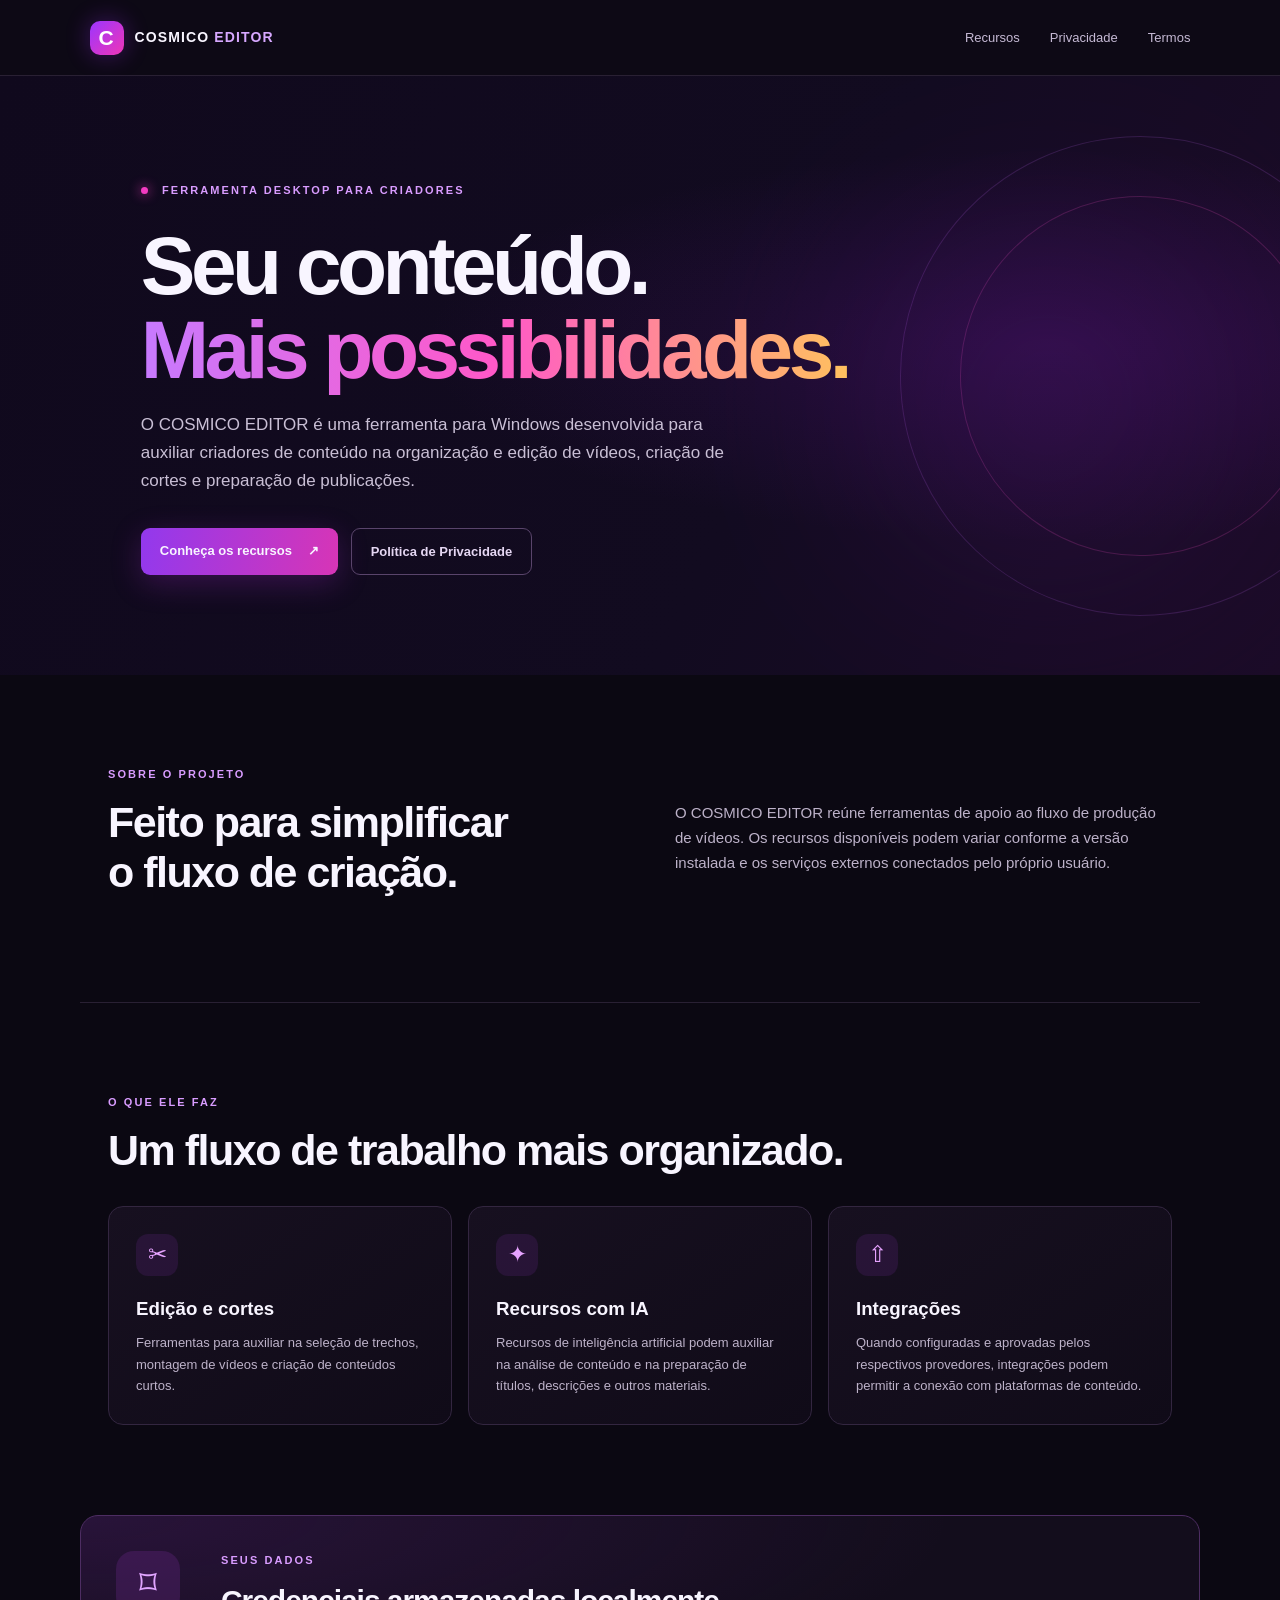
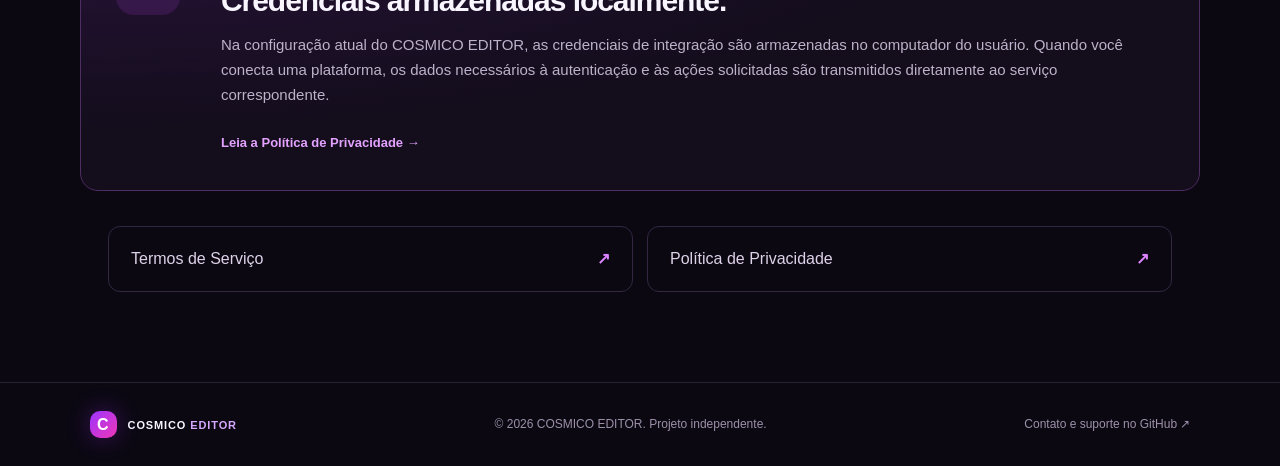
<file: index.html>
<!doctype html>
<html lang="pt-BR">
<head>
  <meta charset="utf-8">
  <meta name="viewport" content="width=device-width, initial-scale=1">
  <meta name="description" content="COSMICO EDITOR — ferramenta desktop para auxiliar na edição e organização de vídeos e conteúdos para criadores.">
  <meta name="theme-color" content="#10091d">
  <title>COSMICO EDITOR | Edição inteligente para criadores</title>
  <link rel="stylesheet" href="style.css">
</head>
<body>
  <header class="site-header">
    <a class="brand" href="index.html"><span class="brand-mark">C</span><span>COSMICO <b>EDITOR</b></span></a>
    <nav><a href="#recursos">Recursos</a><a href="#privacidade">Privacidade</a><a href="termos.html">Termos</a></nav>
  </header>

  <main>
    <section class="hero">
      <div class="eyebrow"><span class="pulse"></span> FERRAMENTA DESKTOP PARA CRIADORES</div>
      <h1>Seu conteúdo.<br><span>Mais possibilidades.</span></h1>
      <p class="hero-copy">O COSMICO EDITOR é uma ferramenta para Windows desenvolvida para auxiliar criadores de conteúdo na organização e edição de vídeos, criação de cortes e preparação de publicações.</p>
      <div class="hero-actions">
        <a class="button primary" href="#recursos">Conheça os recursos <span>↗</span></a>
        <a class="button secondary" href="privacidade.html">Política de Privacidade</a>
      </div>
      <div class="hero-orbit orbit-one"></div><div class="hero-orbit orbit-two"></div>
      <div class="hero-glow"></div>
    </section>

    <section class="intro">
      <div><div class="eyebrow">SOBRE O PROJETO</div><h2>Feito para simplificar<br>o fluxo de criação.</h2></div>
      <p>O COSMICO EDITOR reúne ferramentas de apoio ao fluxo de produção de vídeos. Os recursos disponíveis podem variar conforme a versão instalada e os serviços externos conectados pelo próprio usuário.</p>
    </section>

    <section id="recursos" class="features">
      <div class="section-heading"><div class="eyebrow">O QUE ELE FAZ</div><h2>Um fluxo de trabalho mais organizado.</h2></div>
      <div class="feature-grid">
        <article class="feature-card"><div class="feature-icon">✂</div><h3>Edição e cortes</h3><p>Ferramentas para auxiliar na seleção de trechos, montagem de vídeos e criação de conteúdos curtos.</p></article>
        <article class="feature-card"><div class="feature-icon">✦</div><h3>Recursos com IA</h3><p>Recursos de inteligência artificial podem auxiliar na análise de conteúdo e na preparação de títulos, descrições e outros materiais.</p></article>
        <article class="feature-card"><div class="feature-icon">⇧</div><h3>Integrações</h3><p>Quando configuradas e aprovadas pelos respectivos provedores, integrações podem permitir a conexão com plataformas de conteúdo.</p></article>
      </div>
    </section>

    <section id="privacidade" class="privacy-panel">
      <div class="privacy-symbol">⌑</div>
      <div><div class="eyebrow">SEUS DADOS</div><h2>Credenciais armazenadas localmente.</h2><p>Na configuração atual do COSMICO EDITOR, as credenciais de integração são armazenadas no computador do usuário. Quando você conecta uma plataforma, os dados necessários à autenticação e às ações solicitadas são transmitidos diretamente ao serviço correspondente.</p><a class="text-link" href="privacidade.html">Leia a Política de Privacidade →</a></div>
    </section>

    <section class="legal-links">
      <a href="termos.html"><span>Termos de Serviço</span><b>↗</b></a>
      <a href="privacidade.html"><span>Política de Privacidade</span><b>↗</b></a>
    </section>
  </main>

  <footer><a class="brand small" href="index.html"><span class="brand-mark">C</span><span>COSMICO <b>EDITOR</b></span></a><span>© 2026 COSMICO EDITOR. Projeto independente.</span><a href="https://github.com/italosou7" target="_blank" rel="noopener">Contato e suporte no GitHub ↗</a></footer>
</body>
</html>
</file>
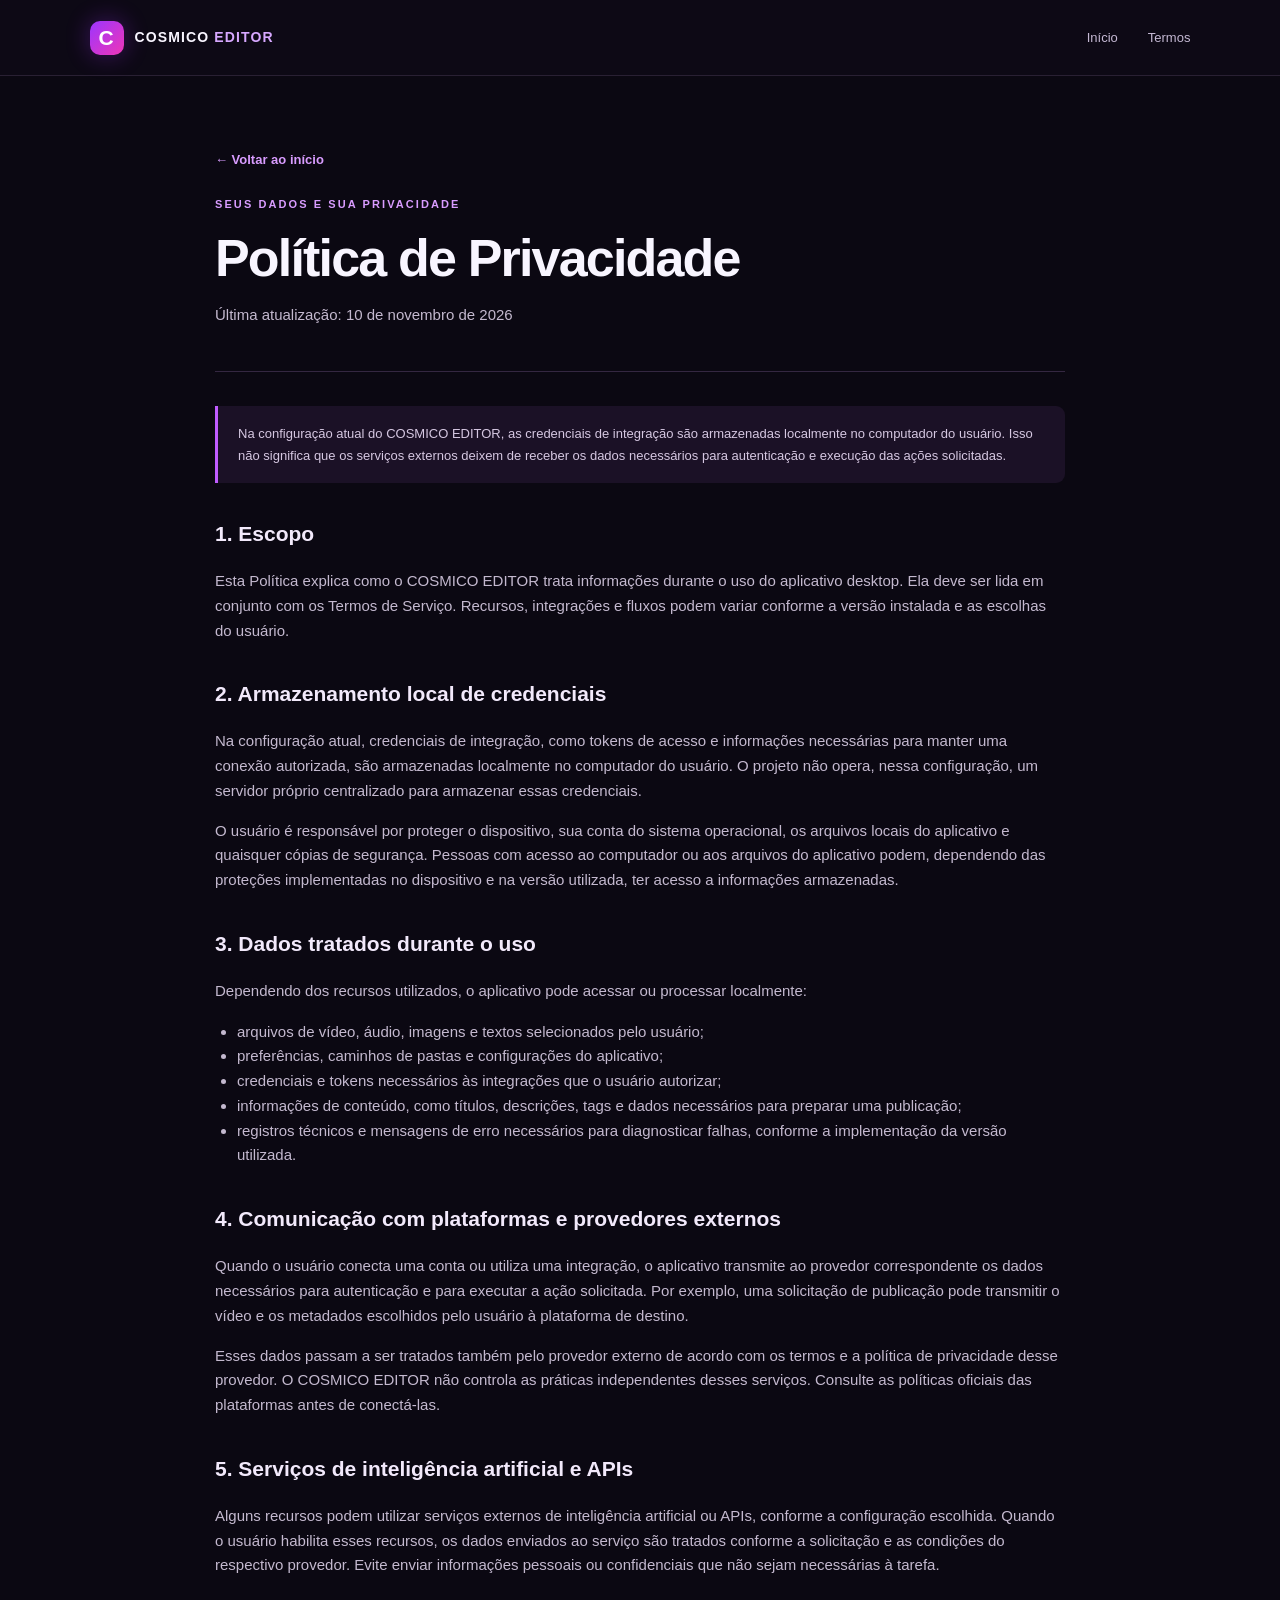
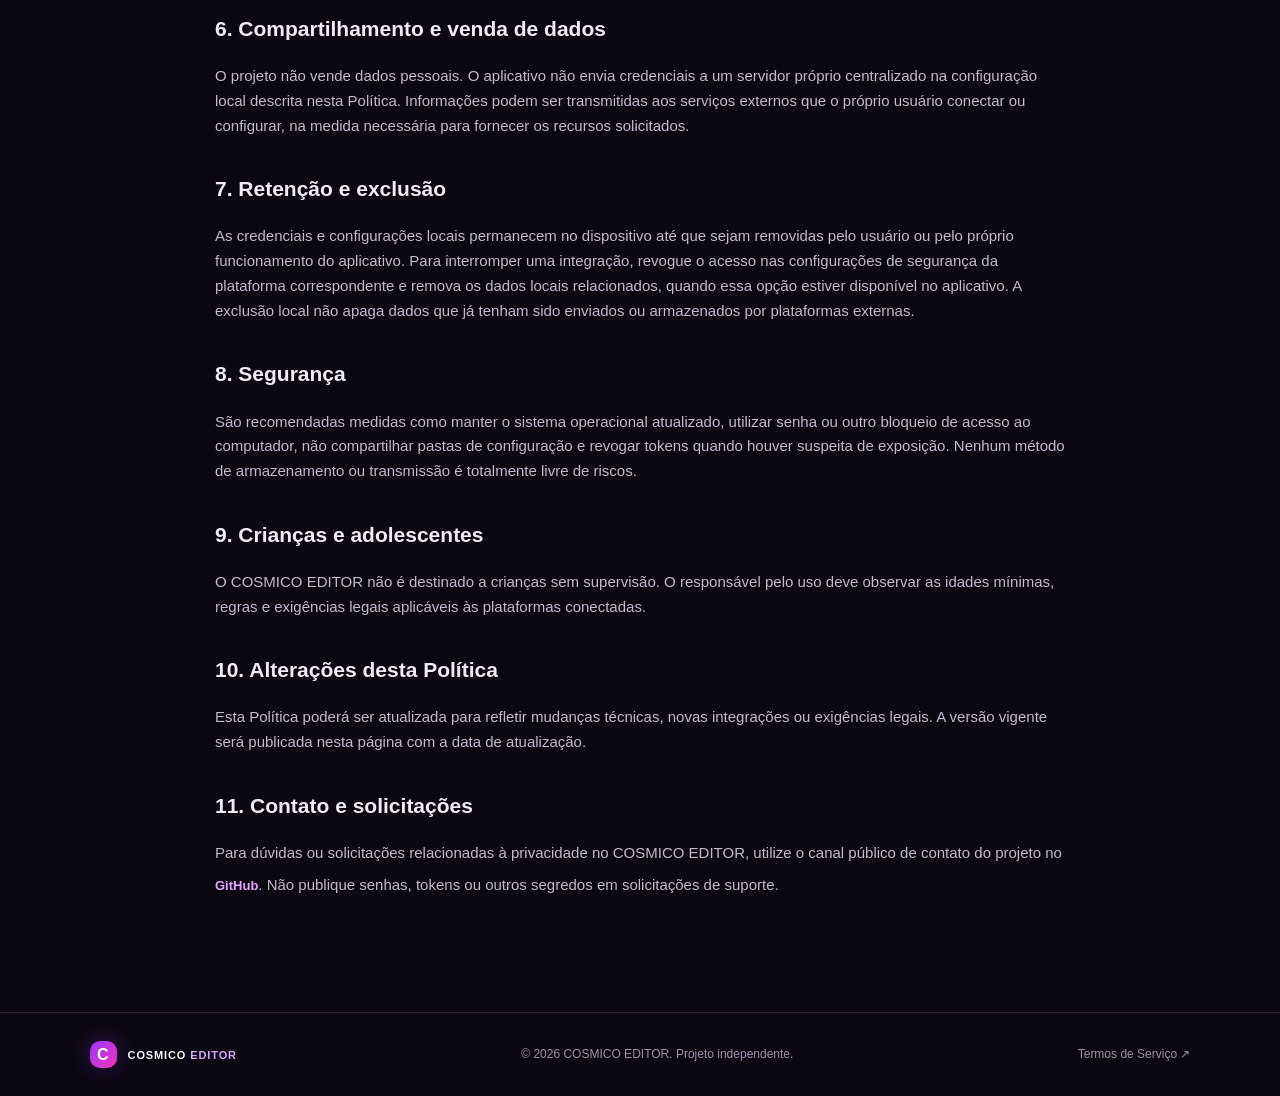
<file: privacidade.html>
<!doctype html>
<html lang="pt-BR">
<head><meta charset="utf-8"><meta name="viewport" content="width=device-width, initial-scale=1"><meta name="theme-color" content="#10091d"><title>Política de Privacidade | COSMICO EDITOR</title><link rel="stylesheet" href="style.css"></head>
<body>
<header class="site-header"><a class="brand" href="index.html"><span class="brand-mark">C</span><span>COSMICO <b>EDITOR</b></span></a><nav><a href="index.html">Início</a><a href="termos.html">Termos</a></nav></header>
<main class="page-wrap">
<a class="back" href="index.html">← Voltar ao início</a>
<section class="page-hero"><div class="eyebrow">SEUS DADOS E SUA PRIVACIDADE</div><h1>Política de Privacidade</h1><p>Última atualização: 10 de novembro de 2026</p></section>
<div class="notice">Na configuração atual do COSMICO EDITOR, as credenciais de integração são armazenadas localmente no computador do usuário. Isso não significa que os serviços externos deixem de receber os dados necessários para autenticação e execução das ações solicitadas.</div>
<article class="legal-content">
<h2>1. Escopo</h2>
<p>Esta Política explica como o COSMICO EDITOR trata informações durante o uso do aplicativo desktop. Ela deve ser lida em conjunto com os Termos de Serviço. Recursos, integrações e fluxos podem variar conforme a versão instalada e as escolhas do usuário.</p>
<h2>2. Armazenamento local de credenciais</h2>
<p>Na configuração atual, credenciais de integração, como tokens de acesso e informações necessárias para manter uma conexão autorizada, são armazenadas localmente no computador do usuário. O projeto não opera, nessa configuração, um servidor próprio centralizado para armazenar essas credenciais.</p>
<p>O usuário é responsável por proteger o dispositivo, sua conta do sistema operacional, os arquivos locais do aplicativo e quaisquer cópias de segurança. Pessoas com acesso ao computador ou aos arquivos do aplicativo podem, dependendo das proteções implementadas no dispositivo e na versão utilizada, ter acesso a informações armazenadas.</p>
<h2>3. Dados tratados durante o uso</h2>
<p>Dependendo dos recursos utilizados, o aplicativo pode acessar ou processar localmente:</p>
<ul><li>arquivos de vídeo, áudio, imagens e textos selecionados pelo usuário;</li><li>preferências, caminhos de pastas e configurações do aplicativo;</li><li>credenciais e tokens necessários às integrações que o usuário autorizar;</li><li>informações de conteúdo, como títulos, descrições, tags e dados necessários para preparar uma publicação;</li><li>registros técnicos e mensagens de erro necessários para diagnosticar falhas, conforme a implementação da versão utilizada.</li></ul>
<h2>4. Comunicação com plataformas e provedores externos</h2>
<p>Quando o usuário conecta uma conta ou utiliza uma integração, o aplicativo transmite ao provedor correspondente os dados necessários para autenticação e para executar a ação solicitada. Por exemplo, uma solicitação de publicação pode transmitir o vídeo e os metadados escolhidos pelo usuário à plataforma de destino.</p>
<p>Esses dados passam a ser tratados também pelo provedor externo de acordo com os termos e a política de privacidade desse provedor. O COSMICO EDITOR não controla as práticas independentes desses serviços. Consulte as políticas oficiais das plataformas antes de conectá-las.</p>
<h2>5. Serviços de inteligência artificial e APIs</h2>
<p>Alguns recursos podem utilizar serviços externos de inteligência artificial ou APIs, conforme a configuração escolhida. Quando o usuário habilita esses recursos, os dados enviados ao serviço são tratados conforme a solicitação e as condições do respectivo provedor. Evite enviar informações pessoais ou confidenciais que não sejam necessárias à tarefa.</p>
<h2>6. Compartilhamento e venda de dados</h2>
<p>O projeto não vende dados pessoais. O aplicativo não envia credenciais a um servidor próprio centralizado na configuração local descrita nesta Política. Informações podem ser transmitidas aos serviços externos que o próprio usuário conectar ou configurar, na medida necessária para fornecer os recursos solicitados.</p>
<h2>7. Retenção e exclusão</h2>
<p>As credenciais e configurações locais permanecem no dispositivo até que sejam removidas pelo usuário ou pelo próprio funcionamento do aplicativo. Para interromper uma integração, revogue o acesso nas configurações de segurança da plataforma correspondente e remova os dados locais relacionados, quando essa opção estiver disponível no aplicativo. A exclusão local não apaga dados que já tenham sido enviados ou armazenados por plataformas externas.</p>
<h2>8. Segurança</h2>
<p>São recomendadas medidas como manter o sistema operacional atualizado, utilizar senha ou outro bloqueio de acesso ao computador, não compartilhar pastas de configuração e revogar tokens quando houver suspeita de exposição. Nenhum método de armazenamento ou transmissão é totalmente livre de riscos.</p>
<h2>9. Crianças e adolescentes</h2>
<p>O COSMICO EDITOR não é destinado a crianças sem supervisão. O responsável pelo uso deve observar as idades mínimas, regras e exigências legais aplicáveis às plataformas conectadas.</p>
<h2>10. Alterações desta Política</h2>
<p>Esta Política poderá ser atualizada para refletir mudanças técnicas, novas integrações ou exigências legais. A versão vigente será publicada nesta página com a data de atualização.</p>
<h2>11. Contato e solicitações</h2>
<p>Para dúvidas ou solicitações relacionadas à privacidade no COSMICO EDITOR, utilize o canal público de contato do projeto no <a class="text-link" href="https://github.com/italosou7" target="_blank" rel="noopener">GitHub</a>. Não publique senhas, tokens ou outros segredos em solicitações de suporte.</p>
</article></main>
<footer><a class="brand small" href="index.html"><span class="brand-mark">C</span><span>COSMICO <b>EDITOR</b></span></a><span>© 2026 COSMICO EDITOR. Projeto independente.</span><a href="termos.html">Termos de Serviço ↗</a></footer>
</body></html>
</file>
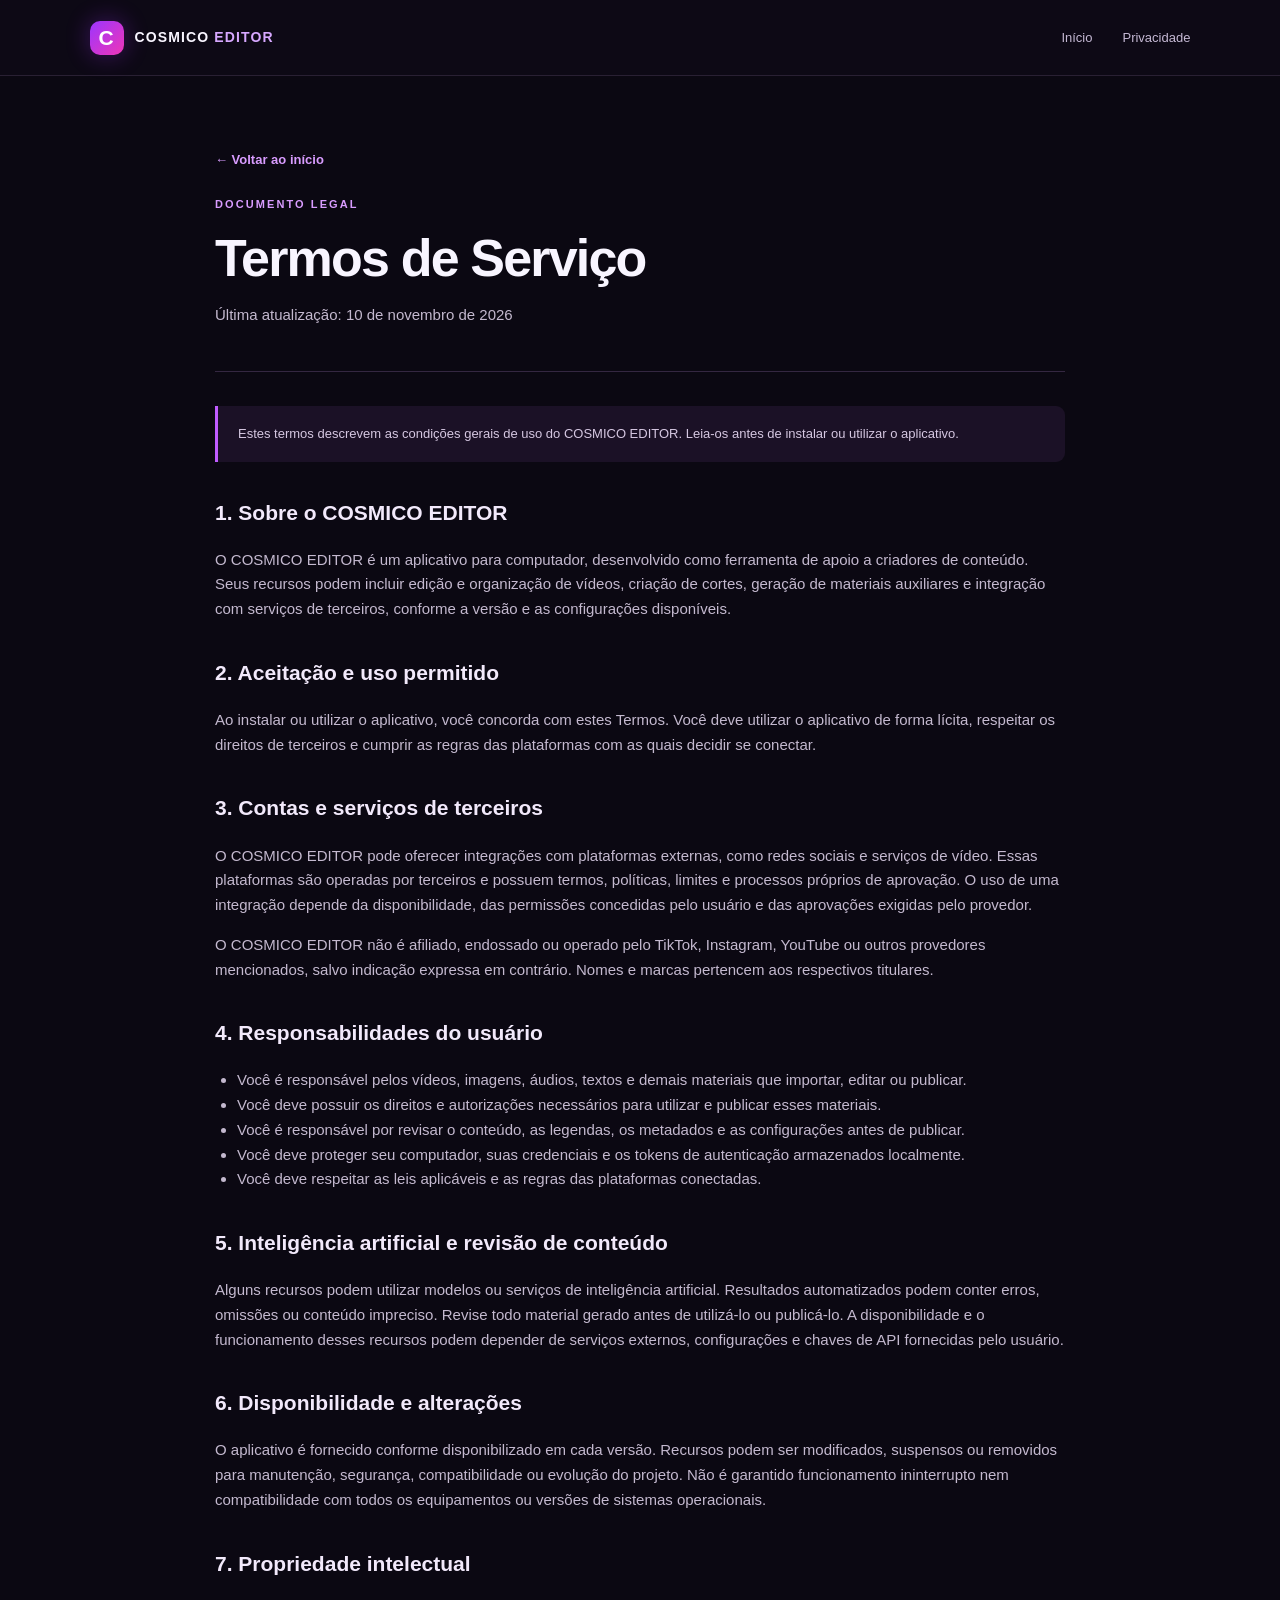
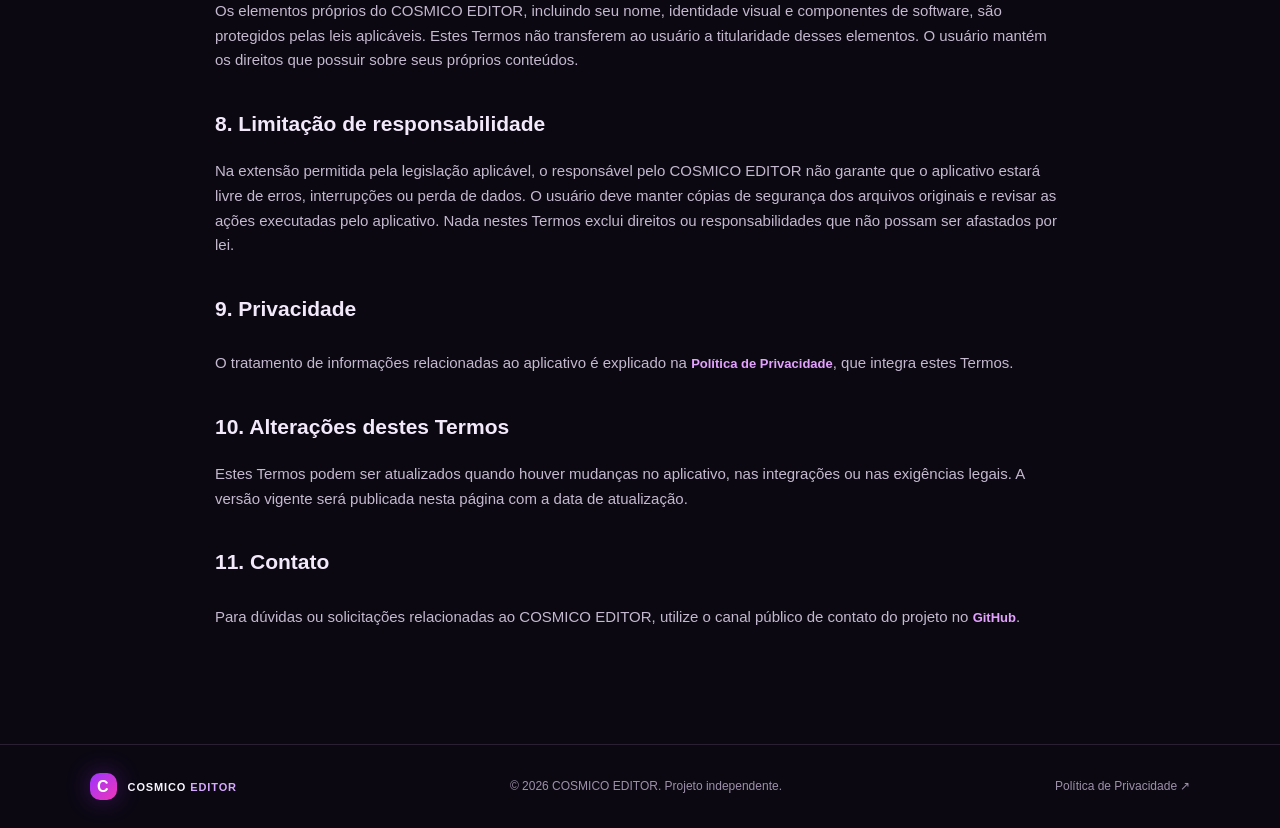
<file: termos.html>
<!doctype html>
<html lang="pt-BR">
<head><meta charset="utf-8"><meta name="viewport" content="width=device-width, initial-scale=1"><meta name="theme-color" content="#10091d"><title>Termos de Serviço | COSMICO EDITOR</title><link rel="stylesheet" href="style.css"></head>
<body>
<header class="site-header"><a class="brand" href="index.html"><span class="brand-mark">C</span><span>COSMICO <b>EDITOR</b></span></a><nav><a href="index.html">Início</a><a href="privacidade.html">Privacidade</a></nav></header>
<main class="page-wrap">
<a class="back" href="index.html">← Voltar ao início</a>
<section class="page-hero"><div class="eyebrow">DOCUMENTO LEGAL</div><h1>Termos de Serviço</h1><p>Última atualização: 10 de novembro de 2026</p></section>
<div class="notice">Estes termos descrevem as condições gerais de uso do COSMICO EDITOR. Leia-os antes de instalar ou utilizar o aplicativo.</div>
<article class="legal-content">
<h2>1. Sobre o COSMICO EDITOR</h2>
<p>O COSMICO EDITOR é um aplicativo para computador, desenvolvido como ferramenta de apoio a criadores de conteúdo. Seus recursos podem incluir edição e organização de vídeos, criação de cortes, geração de materiais auxiliares e integração com serviços de terceiros, conforme a versão e as configurações disponíveis.</p>
<h2>2. Aceitação e uso permitido</h2>
<p>Ao instalar ou utilizar o aplicativo, você concorda com estes Termos. Você deve utilizar o aplicativo de forma lícita, respeitar os direitos de terceiros e cumprir as regras das plataformas com as quais decidir se conectar.</p>
<h2>3. Contas e serviços de terceiros</h2>
<p>O COSMICO EDITOR pode oferecer integrações com plataformas externas, como redes sociais e serviços de vídeo. Essas plataformas são operadas por terceiros e possuem termos, políticas, limites e processos próprios de aprovação. O uso de uma integração depende da disponibilidade, das permissões concedidas pelo usuário e das aprovações exigidas pelo provedor.</p>
<p>O COSMICO EDITOR não é afiliado, endossado ou operado pelo TikTok, Instagram, YouTube ou outros provedores mencionados, salvo indicação expressa em contrário. Nomes e marcas pertencem aos respectivos titulares.</p>
<h2>4. Responsabilidades do usuário</h2>
<ul><li>Você é responsável pelos vídeos, imagens, áudios, textos e demais materiais que importar, editar ou publicar.</li><li>Você deve possuir os direitos e autorizações necessários para utilizar e publicar esses materiais.</li><li>Você é responsável por revisar o conteúdo, as legendas, os metadados e as configurações antes de publicar.</li><li>Você deve proteger seu computador, suas credenciais e os tokens de autenticação armazenados localmente.</li><li>Você deve respeitar as leis aplicáveis e as regras das plataformas conectadas.</li></ul>
<h2>5. Inteligência artificial e revisão de conteúdo</h2>
<p>Alguns recursos podem utilizar modelos ou serviços de inteligência artificial. Resultados automatizados podem conter erros, omissões ou conteúdo impreciso. Revise todo material gerado antes de utilizá-lo ou publicá-lo. A disponibilidade e o funcionamento desses recursos podem depender de serviços externos, configurações e chaves de API fornecidas pelo usuário.</p>
<h2>6. Disponibilidade e alterações</h2>
<p>O aplicativo é fornecido conforme disponibilizado em cada versão. Recursos podem ser modificados, suspensos ou removidos para manutenção, segurança, compatibilidade ou evolução do projeto. Não é garantido funcionamento ininterrupto nem compatibilidade com todos os equipamentos ou versões de sistemas operacionais.</p>
<h2>7. Propriedade intelectual</h2>
<p>Os elementos próprios do COSMICO EDITOR, incluindo seu nome, identidade visual e componentes de software, são protegidos pelas leis aplicáveis. Estes Termos não transferem ao usuário a titularidade desses elementos. O usuário mantém os direitos que possuir sobre seus próprios conteúdos.</p>
<h2>8. Limitação de responsabilidade</h2>
<p>Na extensão permitida pela legislação aplicável, o responsável pelo COSMICO EDITOR não garante que o aplicativo estará livre de erros, interrupções ou perda de dados. O usuário deve manter cópias de segurança dos arquivos originais e revisar as ações executadas pelo aplicativo. Nada nestes Termos exclui direitos ou responsabilidades que não possam ser afastados por lei.</p>
<h2>9. Privacidade</h2>
<p>O tratamento de informações relacionadas ao aplicativo é explicado na <a class="text-link" href="privacidade.html">Política de Privacidade</a>, que integra estes Termos.</p>
<h2>10. Alterações destes Termos</h2>
<p>Estes Termos podem ser atualizados quando houver mudanças no aplicativo, nas integrações ou nas exigências legais. A versão vigente será publicada nesta página com a data de atualização.</p>
<h2>11. Contato</h2>
<p>Para dúvidas ou solicitações relacionadas ao COSMICO EDITOR, utilize o canal público de contato do projeto no <a class="text-link" href="https://github.com/italosou7" target="_blank" rel="noopener">GitHub</a>.</p>
</article></main>
<footer><a class="brand small" href="index.html"><span class="brand-mark">C</span><span>COSMICO <b>EDITOR</b></span></a><span>© 2026 COSMICO EDITOR. Projeto independente.</span><a href="privacidade.html">Política de Privacidade ↗</a></footer>
</body></html>
</file>
<file: style.css>
*{box-sizing:border-box}html{scroll-behavior:smooth}body{margin:0;background:#0b0812;color:#f8f5ff;font-family:Inter,Segoe UI,Arial,sans-serif;line-height:1.65}a{color:inherit;text-decoration:none}.site-header{height:76px;padding:0 clamp(22px,7vw,100px);display:flex;align-items:center;justify-content:space-between;border-bottom:1px solid #292033;background:#0d0915}.brand{display:flex;align-items:center;gap:11px;font-weight:800;letter-spacing:.08em;font-size:14px}.brand b{color:#d7a8ff}.brand-mark{width:34px;height:34px;display:grid;place-items:center;border-radius:10px;background:linear-gradient(135deg,#9c35ff,#ef36b7);font-size:21px;font-weight:900;color:white;box-shadow:0 0 25px #a32dff55}.site-header nav{display:flex;gap:30px;color:#c5b9d4;font-size:13px}.site-header nav a:hover,.text-link:hover,footer a:hover{color:#e6aaff}.hero{position:relative;overflow:hidden;min-height:570px;padding:105px clamp(22px,11vw,160px) 100px;background:radial-gradient(ellipse at 82% 45%,#50117a55,transparent 42%),linear-gradient(115deg,#10091d,#120b20 60%,#1b0b27)}.hero>*:not(.hero-orbit):not(.hero-glow){position:relative;z-index:2}.eyebrow{font-size:11px;font-weight:800;letter-spacing:.19em;color:#d99cff}.pulse{display:inline-block;width:7px;height:7px;margin-right:9px;border-radius:50%;background:#f23bc1;box-shadow:0 0 12px #f23bc1}.hero h1{font-size:clamp(48px,7vw,82px);line-height:1.02;letter-spacing:-.055em;margin:25px 0 20px}.hero h1 span{background:linear-gradient(90deg,#c77aff,#ff58c8,#ffc15e);-webkit-background-clip:text;background-clip:text;color:transparent}.hero-copy{max-width:620px;color:#c9bfd5;font-size:17px}.hero-actions{display:flex;flex-wrap:wrap;gap:13px;margin-top:32px}.button{padding:12px 19px;border-radius:9px;font-size:13px;font-weight:750}.primary{background:linear-gradient(100deg,#9239ed,#d735b6);box-shadow:0 8px 30px #a62bcb44}.primary span{margin-left:12px}.secondary{border:1px solid #59446b;color:#e5d7f3}.hero-orbit{position:absolute;border:1px solid #c66aff2b;border-radius:50%;width:480px;height:480px;right:-100px;top:60px;transform:rotate(-25deg)}.orbit-two{width:360px;height:360px;right:-40px;top:120px;border-color:#f04cbd35}.hero-glow{position:absolute;width:260px;height:260px;border-radius:50%;right:8%;top:32%;background:#9b24d8;filter:blur(130px);opacity:.23}.intro,.features,.privacy-panel,.legal-links{max-width:1120px;margin:auto;padding:90px 28px}.intro{display:grid;grid-template-columns:1fr 1fr;gap:70px;align-items:center;border-bottom:1px solid #292033}.intro h2,.section-heading h2,.privacy-panel h2,.page-hero h1{font-size:clamp(30px,4vw,43px);line-height:1.15;letter-spacing:-.035em;margin:15px 0}.intro>p,.privacy-panel p{color:#bdb2c9;font-size:15px}.section-heading{margin-bottom:30px}.feature-grid{display:grid;grid-template-columns:repeat(3,1fr);gap:16px}.feature-card{padding:27px;border:1px solid #332640;border-radius:15px;background:linear-gradient(145deg,#171020,#100b18)}.feature-icon{width:42px;height:42px;border-radius:12px;display:grid;place-items:center;background:#8e35bd25;color:#e6a3ff;font-size:23px}.feature-card h3{margin:18px 0 8px}.feature-card p{margin:0;color:#bdb2c9;font-size:13px}.privacy-panel{display:grid;grid-template-columns:80px 1fr;gap:25px;align-items:start;margin-bottom:35px;border:1px solid #4d2d62;border-radius:18px;background:radial-gradient(ellipse at 0 0,#64248a44,transparent 55%),#130d1c;padding:35px}.privacy-symbol{width:64px;height:64px;border-radius:18px;background:#8f36b833;display:grid;place-items:center;font-size:35px;color:#e1a5ff}.privacy-panel h2{font-size:30px}.text-link{display:inline-block;margin-top:9px;color:#e4a2ff;font-weight:700;font-size:13px}.legal-links{padding-top:0;display:grid;grid-template-columns:1fr 1fr;gap:14px}.legal-links a{display:flex;justify-content:space-between;padding:19px 22px;border:1px solid #342741;border-radius:12px;color:#ded2e9}.legal-links b{color:#dc83ff}footer{border-top:1px solid #292033;padding:28px clamp(22px,7vw,100px);display:flex;align-items:center;justify-content:space-between;gap:18px;color:#9d91aa;font-size:12px}.brand.small{font-size:11px;color:#f8f5ff}.brand.small .brand-mark{width:27px;height:27px;font-size:16px}.page-wrap{max-width:900px;margin:0 auto;padding:70px 25px 100px}.page-hero{padding-bottom:28px;border-bottom:1px solid #342741;margin-bottom:34px}.page-hero h1{font-size:clamp(36px,5vw,52px)}.page-hero p,.legal-content p,.legal-content li{color:#c4b9cf;font-size:15px}.legal-content h2{font-size:21px;margin-top:34px;color:#f2e9fb}.legal-content h3{font-size:16px;margin-top:24px}.legal-content ul{padding-left:22px}.notice{padding:17px 20px;border-left:3px solid #c05cff;background:#1b1126;color:#d5c7e1;border-radius:0 9px 9px 0;font-size:13px}.back{display:inline-block;margin-bottom:25px;color:#d99cff;font-size:13px;font-weight:700}@media(max-width:700px){.site-header{height:auto;min-height:70px;align-items:flex-start;padding-top:18px;padding-bottom:18px;gap:15px;flex-direction:column}.site-header nav{gap:18px}.hero{min-height:520px;padding-top:80px}.intro{grid-template-columns:1fr;gap:15px;padding-top:65px;padding-bottom:65px}.feature-grid{grid-template-columns:1fr}.privacy-panel{grid-template-columns:1fr;padding:25px}.legal-links{grid-template-columns:1fr;padding-bottom:65px}footer{flex-direction:column;align-items:flex-start}}
</file>
